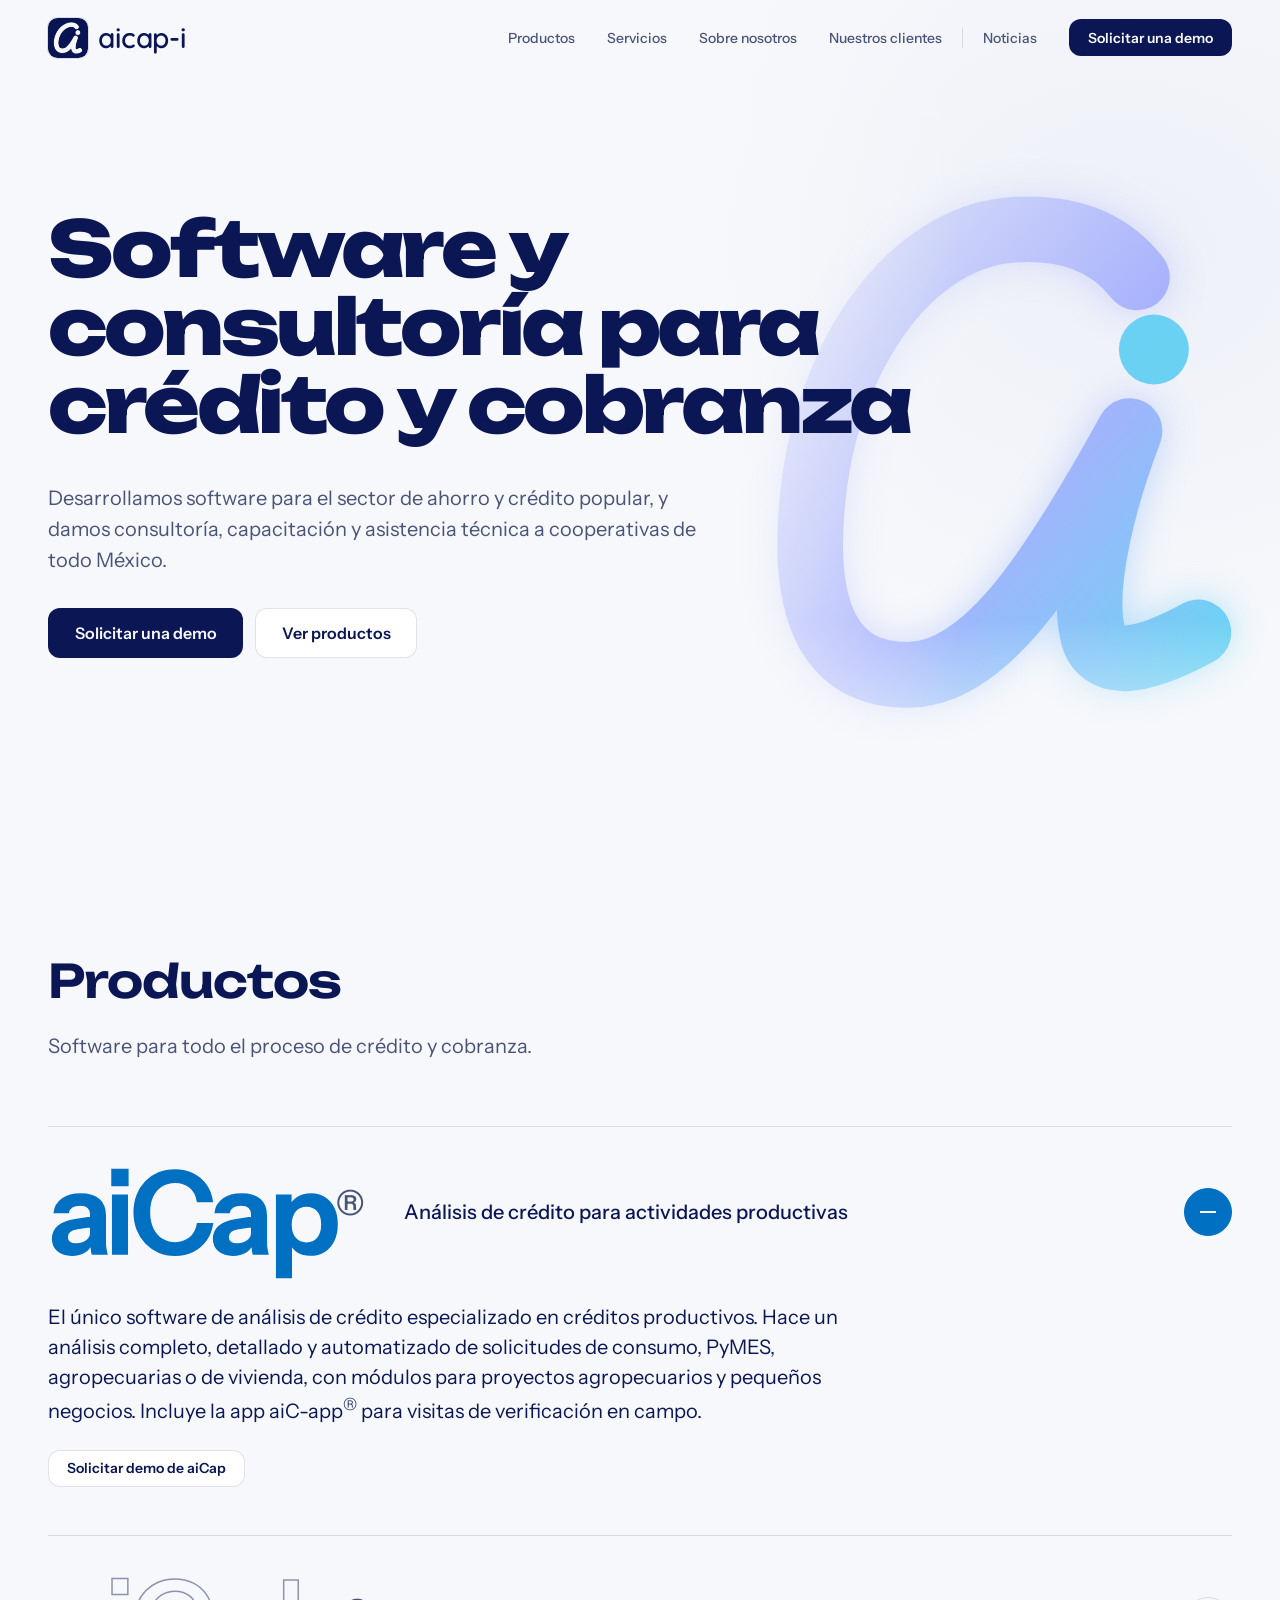
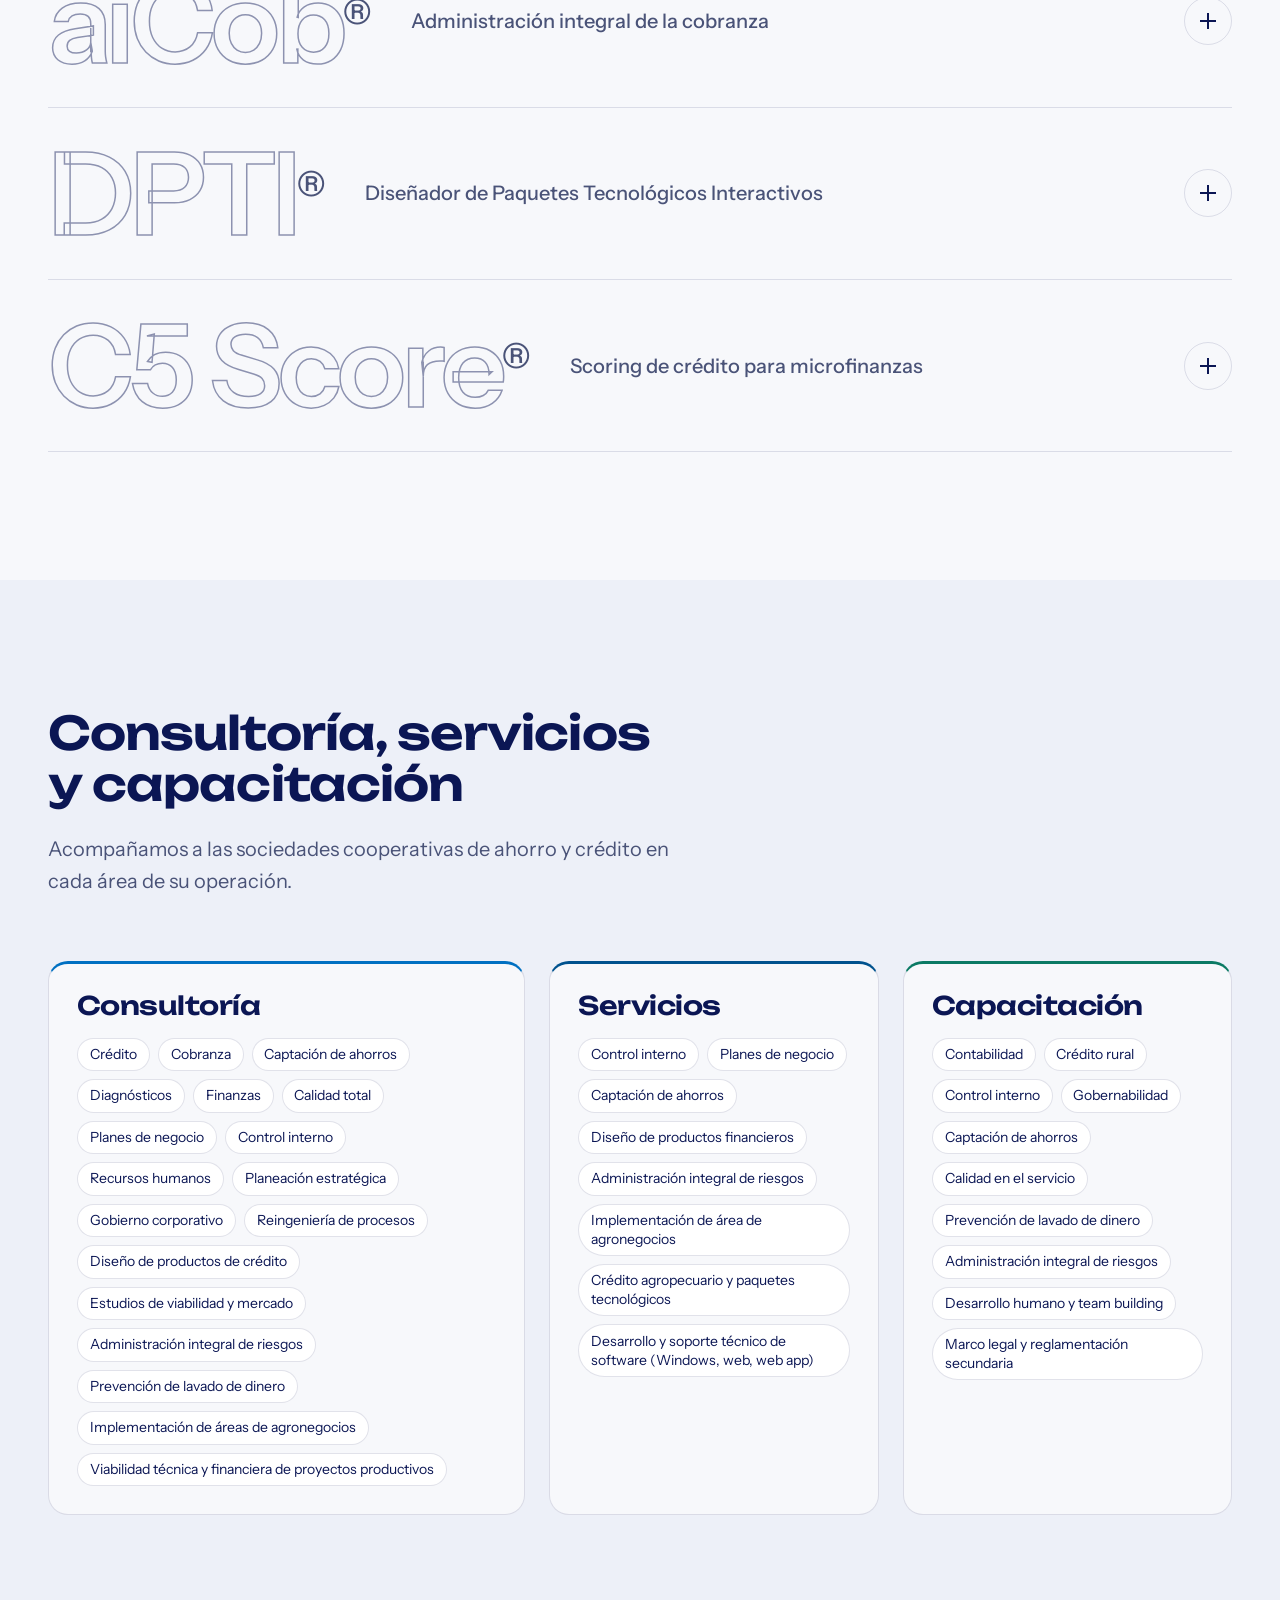
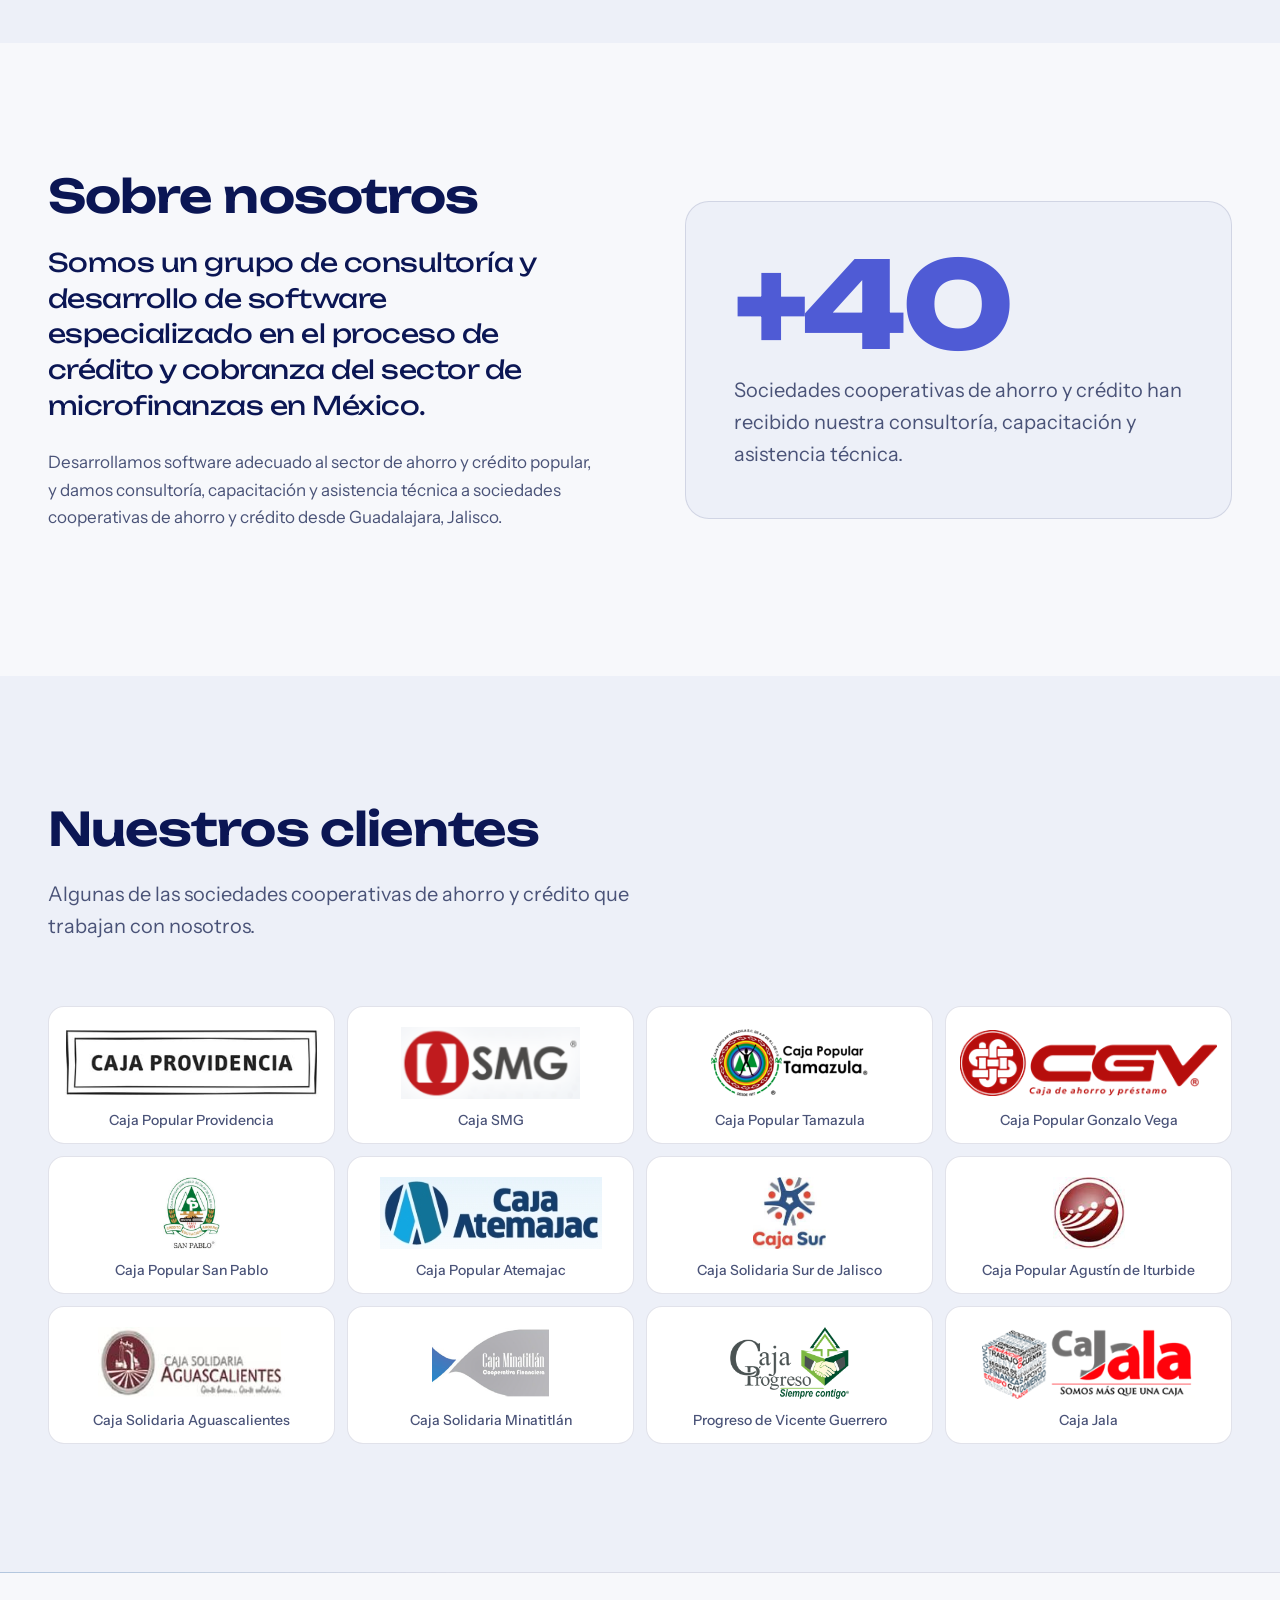
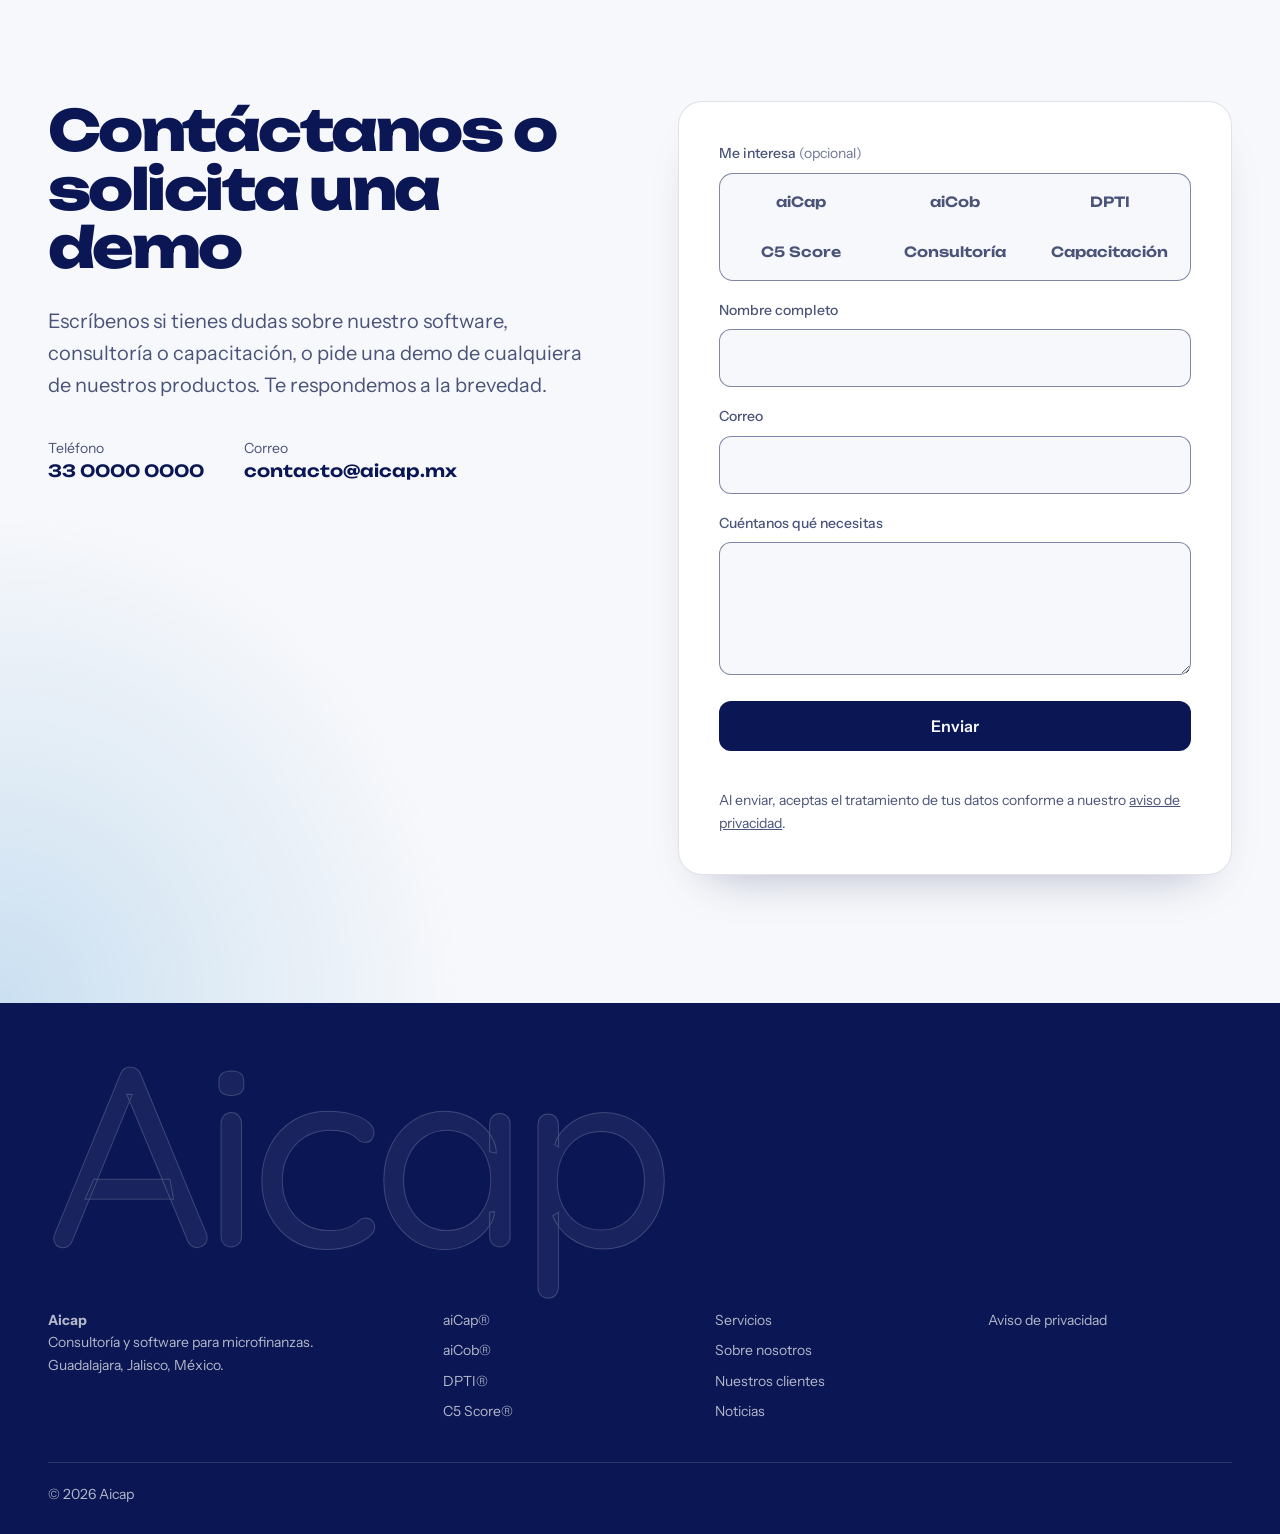
<file: index.html>
<!doctype html>
<html lang="es">
<head>
  <meta charset="utf-8">
  <meta name="viewport" content="width=device-width, initial-scale=1">
  <title>Aicap</title>
  <meta name="description" content="Aicap: consultoría y desarrollo de software para el proceso de crédito y cobranza en el sector de microfinanzas en México. aiCap®, aiCob®, DPTI® y C5 Score®.">
  <link rel="preconnect" href="https://fonts.googleapis.com">
  <link rel="preconnect" href="https://fonts.gstatic.com" crossorigin>
  <link href="https://fonts.googleapis.com/css2?family=Unbounded:wght@400;600;800&family=Instrument+Sans:wght@400;500;600&family=Quicksand:wght@500;600;700&display=swap" rel="stylesheet">
  <link rel="icon" href="favicon.ico" sizes="any">
  <link rel="icon" type="image/png" sizes="32x32" href="assets/favicon-32.png">
  <link rel="apple-touch-icon" href="assets/favicon-180.png">
  <link rel="stylesheet" href="styles.css">
</head>
<body>

<a class="skip-link" href="#contenido">Saltar al contenido</a>

<header class="site-header">
  <div class="wrap header-inner">
    <a href="#inicio" class="brand" aria-label="aicap-i, inicio">
      <img class="brand-mark" src="assets/aicap-icon.png" alt="" width="40" height="40">
      <span class="brand-word">aicap-i</span>
    </a>
    <nav aria-label="Principal">
      <button class="nav-toggle" aria-expanded="false" aria-controls="nav-list"><span></span><span></span><span class="sr-only" data-menu-label>Abrir menú</span></button>
      <ul id="nav-list" class="nav-list">
        <li><a href="#productos">Productos</a></li>
        <li><a href="#servicios">Servicios</a></li>
        <li><a href="#nosotros">Sobre nosotros</a></li>
        <li><a href="#clientes">Nuestros clientes</a></li>
        <li class="nav-sep" aria-hidden="true"></li>
        <li><a href="noticias.html">Noticias</a></li>
        <li><a href="#demo" class="btn btn-glow">Solicitar una demo</a></li>
      </ul>
    </nav>
  </div>
</header>

<main id="contenido" tabindex="-1">

  <!-- HERO -->
  <section class="hero" id="inicio">
    <svg class="hero-stroke" viewBox="0 0 628 628" aria-hidden="true" focusable="false">
      <defs>
        <linearGradient id="stroke-grad" x1="0" y1="0" x2="1" y2="1">
          <stop offset="0" stop-color="#D9DEF8"/>
          <stop offset=".55" stop-color="#8E9BFF"/>
          <stop offset="1" stop-color="#3FC6F2"/>
        </linearGradient>
        <filter id="stroke-glow" x="-20%" y="-20%" width="140%" height="140%">
          <feGaussianBlur stdDeviation="18"/>
        </filter>
      </defs>
      <g fill="none" stroke-linecap="round" stroke-linejoin="round">
        <path class="hero-stroke-glow" d="M447 160C420 125 380 112 330 115C230 122 150 240 140 380C132 480 160 535 230 535C300 535 360 450 440 305C415 370 395 450 405 495C412 530 450 525 505 495" stroke="url(#stroke-grad)" stroke-width="62" filter="url(#stroke-glow)" pathLength="1"/>
        <path class="hero-stroke-line" d="M447 160C420 125 380 112 330 115C230 122 150 240 140 380C132 480 160 535 230 535C300 535 360 450 440 305C415 370 395 450 405 495C412 530 450 525 505 495" stroke="url(#stroke-grad)" stroke-width="62" pathLength="1"/>
      </g>
      <circle class="hero-stroke-dot" cx="463" cy="228" r="33" fill="#3FC6F2"/>
    </svg>
    <div class="wrap hero-inner">
      <h1>Software y consultoría para crédito y cobranza</h1>
      <p class="hero-lead">Desarrollamos software para el sector de ahorro y crédito popular, y damos consultoría, capacitación y asistencia técnica a cooperativas de todo México.</p>
      <div class="hero-actions">
        <a href="#demo" class="btn btn-glow btn-lg">Solicitar una demo</a>
        <a href="#productos" class="btn btn-line btn-lg">Ver productos</a>
      </div>
    </div>
  </section>

  <!-- PRODUCTOS -->
  <section class="section" id="productos">
    <div class="wrap">
      <div class="section-head">
        <h2>Productos</h2>
        <p>Software para todo el proceso de crédito y cobranza.</p>
      </div>

      <div class="index">
        <article class="index-row is-open" style="--accent: var(--c-aicap)">
          <h3>
            <button aria-expanded="true" aria-controls="p-aicap" id="b-aicap">
              <span class="index-name">aiCap<sup>®</sup></span>
              <span class="index-summary">Análisis de crédito para actividades productivas</span>
              <span class="index-icon" aria-hidden="true"></span>
            </button>
          </h3>
          <div class="index-body" id="p-aicap" role="region" aria-labelledby="b-aicap">
            <div class="index-body-inner">
              <p>El único software de análisis de crédito especializado en créditos productivos. Hace un análisis completo, detallado y automatizado de solicitudes de consumo, PyMES, agropecuarias o de vivienda, con módulos para proyectos agropecuarios y pequeños negocios. Incluye la app aiC-app<sup>®</sup> para visitas de verificación en campo.</p>
              <a href="#demo" class="btn btn-line" data-product="aiCap">Solicitar demo de aiCap</a>
            </div>
          </div>
        </article>

        <article class="index-row" style="--accent: var(--c-aicob)">
          <h3>
            <button aria-expanded="false" aria-controls="p-aicob" id="b-aicob">
              <span class="index-name">aiCob<sup>®</sup></span>
              <span class="index-summary">Administración integral de la cobranza</span>
              <span class="index-icon" aria-hidden="true"></span>
            </button>
          </h3>
          <div class="index-body" id="p-aicob" role="region" aria-labelledby="b-aicob" hidden>
            <div class="index-body-inner">
              <p>Administra y da seguimiento puntual a la cobranza en cada una de sus etapas: preventiva, administrativa, extrajudicial y judicial. Diseñado para el sector de microfinanzas, con la app aiCob App<sup>®</sup> para cobranza en campo.</p>
              <a href="#demo" class="btn btn-line" data-product="aiCob">Solicitar demo de aiCob</a>
            </div>
          </div>
        </article>

        <article class="index-row" style="--accent: var(--c-dpti)">
          <h3>
            <button aria-expanded="false" aria-controls="p-dpti" id="b-dpti">
              <span class="index-name">DPTI<sup>®</sup></span>
              <span class="index-summary">Diseñador de Paquetes Tecnológicos Interactivos</span>
              <span class="index-icon" aria-hidden="true"></span>
            </button>
          </h3>
          <div class="index-body" id="p-dpti" role="region" aria-labelledby="b-dpti" hidden>
            <div class="index-body-inner">
              <p>Diseña el análisis de viabilidad técnica y financiera de cualquier proyecto agrícola, ganadero, acuícola, pesquero o forestal, con paquetes tecnológicos personalizados por zona geográfica, tecnificación, régimen de humedad y otras variables.</p>
              <a href="#demo" class="btn btn-line" data-product="DPTI">Solicitar demo de DPTI</a>
            </div>
          </div>
        </article>

        <article class="index-row" style="--accent: var(--c-c5)">
          <h3>
            <button aria-expanded="false" aria-controls="p-c5" id="b-c5">
              <span class="index-name">C5 Score<sup>®</sup></span>
              <span class="index-summary">Scoring de crédito para microfinanzas</span>
              <span class="index-icon" aria-hidden="true"></span>
            </button>
          </h3>
          <div class="index-body" id="p-c5" role="region" aria-labelledby="b-c5" hidden>
            <div class="index-body-inner">
              <p>Scoring de análisis de crédito diseñado para el sector de microfinanzas en México.</p>
              <a href="#demo" class="btn btn-line" data-product="C5 Score">Solicitar demo de C5 Score</a>
            </div>
          </div>
        </article>
      </div>
    </div>
  </section>

  <!-- SERVICIOS -->
  <section class="section section-raised" id="servicios">
    <div class="wrap">
      <div class="section-head">
        <h2>Consultoría, servicios y capacitación</h2>
        <p>Acompañamos a las sociedades cooperativas de ahorro y crédito en cada área de su operación.</p>
      </div>
      <div class="services">
        <div class="service-group" style="--accent: var(--c-aicap)">
          <h3>Consultoría</h3>
          <ul class="tags">
            <li>Crédito</li><li>Cobranza</li><li>Captación de ahorros</li><li>Diagnósticos</li><li>Finanzas</li><li>Calidad total</li><li>Planes de negocio</li><li>Control interno</li><li>Recursos humanos</li><li>Planeación estratégica</li><li>Gobierno corporativo</li><li>Reingeniería de procesos</li><li>Diseño de productos de crédito</li><li>Estudios de viabilidad y mercado</li><li>Administración integral de riesgos</li><li>Prevención de lavado de dinero</li><li>Implementación de áreas de agronegocios</li><li>Viabilidad técnica y financiera de proyectos productivos</li>
          </ul>
        </div>
        <div class="service-group" style="--accent: var(--c-aicob)">
          <h3>Servicios</h3>
          <ul class="tags">
            <li>Control interno</li><li>Planes de negocio</li><li>Captación de ahorros</li><li>Diseño de productos financieros</li><li>Administración integral de riesgos</li><li>Implementación de área de agronegocios</li><li>Crédito agropecuario y paquetes tecnológicos</li><li>Desarrollo y soporte técnico de software (Windows, web, web app)</li>
          </ul>
        </div>
        <div class="service-group" style="--accent: var(--c-c5)">
          <h3>Capacitación</h3>
          <ul class="tags">
            <li>Contabilidad</li><li>Crédito rural</li><li>Control interno</li><li>Gobernabilidad</li><li>Captación de ahorros</li><li>Calidad en el servicio</li><li>Prevención de lavado de dinero</li><li>Administración integral de riesgos</li><li>Desarrollo humano y team building</li><li>Marco legal y reglamentación secundaria</li>
          </ul>
        </div>
      </div>
    </div>
  </section>

  <!-- NOSOTROS -->
  <section class="section" id="nosotros">
    <div class="wrap about">
      <div class="about-copy">
        <h2>Sobre nosotros</h2>
        <p class="about-lead">Somos un grupo de consultoría y desarrollo de software especializado en el proceso de crédito y cobranza del sector de microfinanzas en México.</p>
        <p>Desarrollamos software adecuado al sector de ahorro y crédito popular, y damos consultoría, capacitación y asistencia técnica a sociedades cooperativas de ahorro y crédito desde Guadalajara, Jalisco.</p>
      </div>
      <div class="about-fact">
        <p class="about-num">+40</p>
        <p>Sociedades cooperativas de ahorro y crédito han recibido nuestra consultoría, capacitación y asistencia técnica.</p>
      </div>
    </div>
  </section>

  <!-- CLIENTES -->
  <section class="section section-raised" id="clientes">
    <div class="wrap">
      <div class="section-head">
        <h2>Nuestros clientes</h2>
        <p>Algunas de las sociedades cooperativas de ahorro y crédito que trabajan con nosotros.</p>
      </div>
      <ul class="logos" aria-label="Clientes">
        <li><img src="assets/clientes/providencia.png" alt="" loading="lazy"><span>Caja Popular Providencia</span></li>
        <li><img src="assets/clientes/smg.png" alt="" loading="lazy"><span>Caja SMG</span></li>
        <li><img src="assets/clientes/tamazula.png" alt="" loading="lazy"><span>Caja Popular Tamazula</span></li>
        <li><img src="assets/clientes/cgv.png" alt="" loading="lazy"><span>Caja Popular Gonzalo Vega</span></li>
        <li><img src="assets/clientes/san-pablo.png" alt="" loading="lazy"><span>Caja Popular San Pablo</span></li>
        <li><img src="assets/clientes/atemajac.png" alt="" loading="lazy"><span>Caja Popular Atemajac</span></li>
        <li><img src="assets/clientes/sur-de-jalisco.png" alt="" loading="lazy"><span>Caja Solidaria Sur de Jalisco</span></li>
        <li><img src="assets/clientes/agustin-de-iturbide.png" alt="" loading="lazy"><span>Caja Popular Agustín de Iturbide</span></li>
        <li><img src="assets/clientes/aguascalientes.png" alt="" loading="lazy"><span>Caja Solidaria Aguascalientes</span></li>
        <li><img src="assets/clientes/minatitlan.png" alt="" loading="lazy"><span>Caja Solidaria Minatitlán</span></li>
        <li><img src="assets/clientes/progreso.png" alt="" loading="lazy"><span>Progreso de Vicente Guerrero</span></li>
        <li><img src="assets/clientes/jala.png" alt="" loading="lazy"><span>Caja Jala</span></li>
      </ul>
    </div>
  </section>

  <!-- DEMO -->
  <section class="section demo-section" id="demo">
    <div class="wrap demo">
      <div class="demo-copy">
        <h2>Contáctanos o solicita una demo</h2>
        <p>Escríbenos si tienes dudas sobre nuestro software, consultoría o capacitación, o pide una demo de cualquiera de nuestros productos. Te respondemos a la brevedad.</p>
        <dl class="demo-contact">
          <div><dt>Teléfono</dt><dd><a href="tel:+523300000000">33 0000 0000</a></dd></div>
          <div><dt>Correo</dt><dd><a href="mailto:contacto@aicap.mx">contacto@aicap.mx</a></dd></div>
        </dl>
      </div>
      <form class="demo-form" data-demo-form novalidate>
        <fieldset class="field">
          <legend>Me interesa <span class="opt">(opcional)</span></legend>
          <div class="seg">
            <label><input type="checkbox" name="producto" value="aiCap"><span>aiCap</span></label>
            <label><input type="checkbox" name="producto" value="aiCob"><span>aiCob</span></label>
            <label><input type="checkbox" name="producto" value="DPTI"><span>DPTI</span></label>
            <label><input type="checkbox" name="producto" value="C5 Score"><span>C5 Score</span></label>
            <label><input type="checkbox" name="producto" value="Consultoría"><span>Consultoría</span></label>
            <label><input type="checkbox" name="producto" value="Capacitación"><span>Capacitación</span></label>
          </div>
        </fieldset>
        <div class="field"><label for="b-nombre">Nombre completo</label><input id="b-nombre" name="nombre" autocomplete="name" required aria-describedby="e-nombre"><p class="field-error" id="e-nombre" data-msg="Escribe tu nombre completo." hidden></p></div>
        <div class="field"><label for="b-correo">Correo</label><input id="b-correo" name="correo" type="email" autocomplete="email" required aria-describedby="e-correo"><p class="field-error" id="e-correo" data-msg="Escribe un correo válido, por ejemplo nombre@correo.com." hidden></p></div>
        <div class="field"><label for="b-mensaje">Cuéntanos qué necesitas</label><textarea id="b-mensaje" name="mensaje" rows="4" maxlength="1000"></textarea></div>
        <button type="submit" class="btn btn-glow btn-lg btn-block">Enviar</button>
        <p class="form-msg" role="status" aria-live="polite"></p>
        <p class="form-legal">Al enviar, aceptas el tratamiento de tus datos conforme a nuestro <a href="#">aviso de privacidad</a>.</p>
      </form>
    </div>
  </section>
</main>

<footer class="site-footer">
  <div class="wrap">
    <p class="footer-word" aria-hidden="true">Aicap</p>
    <div class="footer-grid">
      <p><strong>Aicap</strong><br>Consultoría y software para microfinanzas.<br>Guadalajara, Jalisco, México.</p>
      <ul><li><a href="#productos">aiCap®</a></li><li><a href="#productos">aiCob®</a></li><li><a href="#productos">DPTI®</a></li><li><a href="#productos">C5 Score®</a></li></ul>
      <ul><li><a href="#servicios">Servicios</a></li><li><a href="#nosotros">Sobre nosotros</a></li><li><a href="#clientes">Nuestros clientes</a></li><li><a href="noticias.html">Noticias</a></li></ul>
      <ul><li><a href="#">Aviso de privacidad</a></li></ul>
    </div>
    <p class="footer-base">© 2026 Aicap</p>
  </div>
</footer>

<script src="main.js"></script>
</body>
</html>
</file>
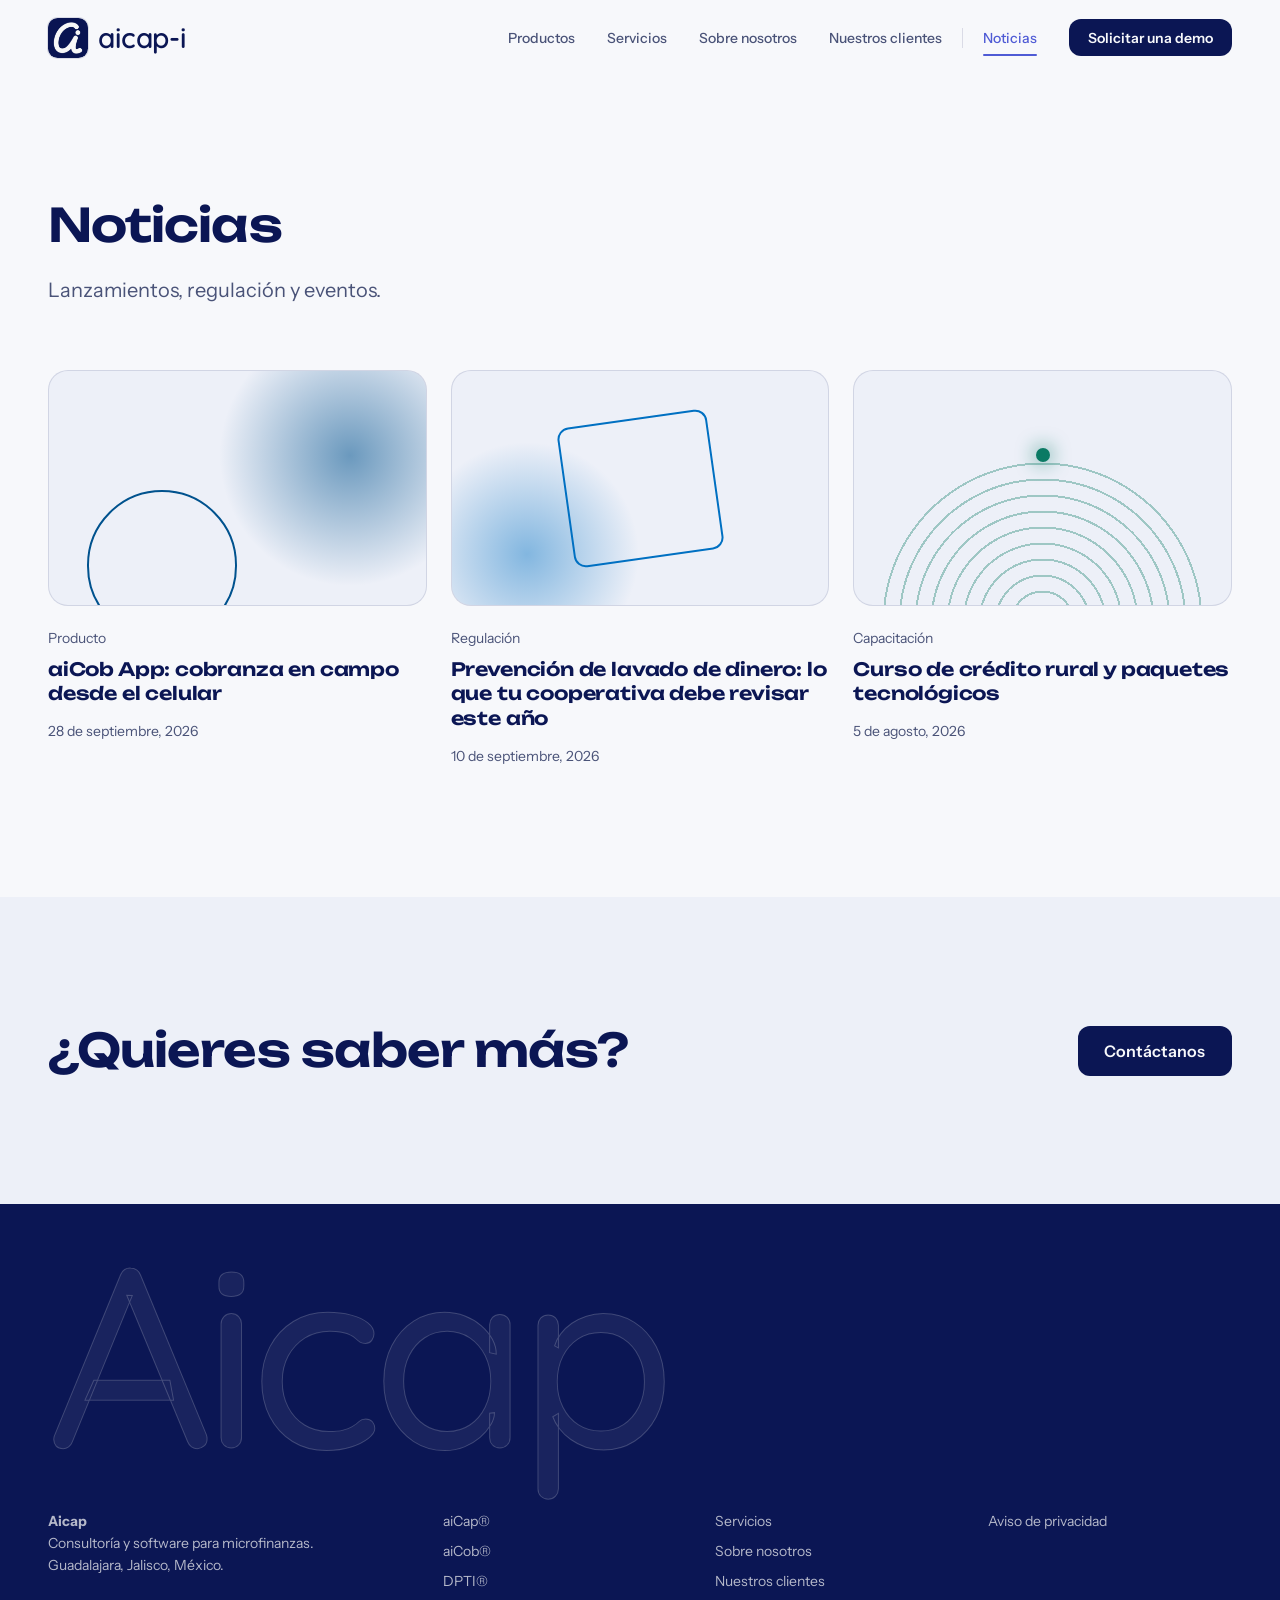
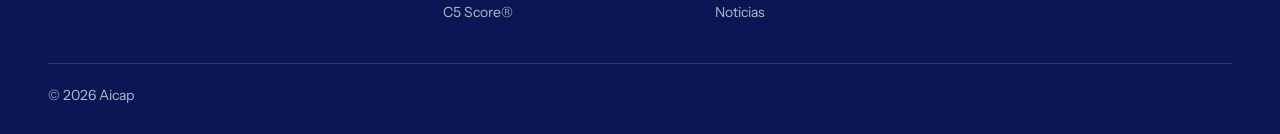
<file: noticias.html>
<!doctype html>
<html lang="es">
<head>
  <meta charset="utf-8">
  <meta name="viewport" content="width=device-width, initial-scale=1">
  <title>Noticias · Aicap</title>
  <meta name="description" content="Noticias de Aicap: lanzamientos de producto, regulación y cursos para cooperativas de ahorro y crédito.">
  <link rel="preconnect" href="https://fonts.googleapis.com">
  <link rel="preconnect" href="https://fonts.gstatic.com" crossorigin>
  <link href="https://fonts.googleapis.com/css2?family=Unbounded:wght@400;600;800&family=Instrument+Sans:wght@400;500;600&family=Quicksand:wght@500;600;700&display=swap" rel="stylesheet">
  <link rel="icon" href="favicon.ico" sizes="any">
  <link rel="icon" type="image/png" sizes="32x32" href="assets/favicon-32.png">
  <link rel="apple-touch-icon" href="assets/favicon-180.png">
  <link rel="stylesheet" href="styles.css">
</head>
<body>

<a class="skip-link" href="#contenido">Saltar al contenido</a>

<header class="site-header">
  <div class="wrap header-inner">
    <a href="index.html" class="brand" aria-label="aicap-i, inicio">
      <img class="brand-mark" src="assets/aicap-icon.png" alt="" width="40" height="40">
      <span class="brand-word">aicap-i</span>
    </a>
    <nav aria-label="Principal">
      <button class="nav-toggle" aria-expanded="false" aria-controls="nav-list"><span></span><span></span><span class="sr-only" data-menu-label>Abrir menú</span></button>
      <ul id="nav-list" class="nav-list">
        <li><a href="index.html#productos">Productos</a></li>
        <li><a href="index.html#servicios">Servicios</a></li>
        <li><a href="index.html#nosotros">Sobre nosotros</a></li>
        <li><a href="index.html#clientes">Nuestros clientes</a></li>
        <li class="nav-sep" aria-hidden="true"></li>
        <li><a href="noticias.html" aria-current="page">Noticias</a></li>
        <li><a href="index.html#demo" class="btn btn-glow">Solicitar una demo</a></li>
      </ul>
    </nav>
  </div>
</header>

<main id="contenido" tabindex="-1">

  <!-- NOTICIAS -->
  <section class="section page-top">
    <div class="wrap">
      <div class="section-head">
        <h1>Noticias</h1>
        <p>Lanzamientos, regulación y eventos.</p>
      </div>
      <div class="news">
        <article class="post">
          <div class="post-art art-1" aria-hidden="true"></div>
          <span class="post-cat">Producto</span>
          <h3><a href="#">aiCob App: cobranza en campo desde el celular</a></h3>
          <time datetime="2026-09-28">28 de septiembre, 2026</time>
        </article>
        <article class="post">
          <div class="post-art art-2" aria-hidden="true"></div>
          <span class="post-cat">Regulación</span>
          <h3><a href="#">Prevención de lavado de dinero: lo que tu cooperativa debe revisar este año</a></h3>
          <time datetime="2026-09-10">10 de septiembre, 2026</time>
        </article>
        <article class="post">
          <div class="post-art art-3" aria-hidden="true"></div>
          <span class="post-cat">Capacitación</span>
          <h3><a href="#">Curso de crédito rural y paquetes tecnológicos</a></h3>
          <time datetime="2026-08-05">5 de agosto, 2026</time>
        </article>
      </div>
    </div>
  </section>

  <section class="section section-raised page-cta">
    <div class="wrap page-cta-inner">
      <h2>¿Quieres saber más?</h2>
      <a href="index.html#demo" class="btn btn-glow btn-lg">Contáctanos</a>
    </div>
  </section>
</main>

<footer class="site-footer">
  <div class="wrap">
    <p class="footer-word" aria-hidden="true">Aicap</p>
    <div class="footer-grid">
      <p><strong>Aicap</strong><br>Consultoría y software para microfinanzas.<br>Guadalajara, Jalisco, México.</p>
      <ul><li><a href="index.html#productos">aiCap®</a></li><li><a href="index.html#productos">aiCob®</a></li><li><a href="index.html#productos">DPTI®</a></li><li><a href="index.html#productos">C5 Score®</a></li></ul>
      <ul><li><a href="index.html#servicios">Servicios</a></li><li><a href="index.html#nosotros">Sobre nosotros</a></li><li><a href="index.html#clientes">Nuestros clientes</a></li><li><a href="noticias.html">Noticias</a></li></ul>
      <ul><li><a href="#">Aviso de privacidad</a></li></ul>
    </div>
    <p class="footer-base">© 2026 Aicap</p>
  </div>
</footer>

<script src="main.js"></script>
</body>
</html>
</file>
<file: styles.css>
:root {
  --bg: #F7F8FB;
  --bg-raised: #EDF0F8;
  --surface: #FFFFFF;
  --ink: #0B1654;
  --ink-soft: #4A5378;
  --c-aicap: #0070C2;
  --c-aicob: #00528E;
  --c-dpti: #A0560B;
  --c-c5: #0B7A64;
  --brand: #4F5BD5;
  --line: rgba(11, 22, 84, .12);
  --field-line: rgba(11, 22, 84, .5);

  --f-display: "Unbounded", system-ui, sans-serif;
  --f-body: "Instrument Sans", system-ui, sans-serif;
  --f-brand: "Quicksand", var(--f-body);

  --t-sm: .875rem;
  --t-base: 1.0625rem;
  --t-md: 1.25rem;
  --t-lg: 1.6rem;
  --t-xl: clamp(1.9rem, 3.6vw, 2.9rem);
  --t-hero: clamp(2.3rem, 6vw, 5rem);
  --t-index: clamp(2.8rem, 9vw, 7.5rem);

  --wrap: 1240px;
  --gutter: clamp(16px, 4vw, 48px);
}

*, *::before, *::after { box-sizing: border-box; }
[hidden] { display: none !important; }
html { scroll-behavior: smooth; scroll-padding-top: 80px; }
@media (prefers-reduced-motion: reduce) { html { scroll-behavior: auto; } *, *::before, *::after { transition: none !important; animation: none !important; } }

body {
  margin: 0; background: var(--bg); color: var(--ink);
  font: 400 var(--t-base)/1.6 var(--f-body);
  -webkit-font-smoothing: antialiased;
}
h1, h2, h3, h4 { font-family: var(--f-display); font-weight: 600; line-height: 1.1; margin: 0 0 .5em; letter-spacing: -.02em; }
p { margin: 0 0 1em; }
a { color: inherit; }
:focus-visible { outline: 2px solid var(--c-c5); outline-offset: 3px; border-radius: 4px; }
.skip-link { position: absolute; left: 16px; top: -100px; z-index: 100; padding: .75em 1.2em; border-radius: 12px; background: var(--ink); color: var(--bg); font-weight: 600; text-decoration: none; }
.skip-link:focus { top: 16px; }
main:focus { outline: none; }
.sr-only { position: absolute; width: 1px; height: 1px; overflow: hidden; clip: rect(0 0 0 0); white-space: nowrap; }
.wrap { width: min(100% - 2 * var(--gutter), var(--wrap)); margin-inline: auto; }

/* ---------- Botones ---------- */
.btn {
  display: inline-flex; align-items: center; justify-content: center; gap: .5em;
  padding: .75em 1.3em; border-radius: 12px; cursor: pointer;
  font: 600 var(--t-sm)/1 var(--f-body); text-decoration: none; border: 1px solid transparent;
  transition: background .2s, border-color .2s, box-shadow .2s, color .2s;
}
.btn-lg { padding: 1em 1.6em; font-size: 1rem; }
.btn-block { width: 100%; }
.btn-glow { background: var(--ink); color: var(--bg); }
.btn-glow:hover { box-shadow: 0 0 0 4px rgba(0,112,194,.35), 0 10px 30px -10px var(--c-aicap); }
.btn-line { border-color: var(--line); color: var(--ink); background: var(--surface); }
.btn-line:hover { border-color: var(--ink); }

/* ---------- Header ---------- */
.site-header { position: fixed; inset: 0 0 auto; z-index: 50; transition: background .25s, border-color .25s; border-bottom: 1px solid transparent; }
.site-header.is-scrolled { background: rgba(247, 248, 251, .82); backdrop-filter: blur(14px); border-bottom-color: var(--line); }
.header-inner { display: flex; justify-content: space-between; align-items: center; height: 76px; }
.brand { display: inline-flex; align-items: center; gap: .65rem; text-decoration: none; color: var(--ink); }
.brand-mark { width: 40px; height: 40px; border-radius: 24%; display: block; box-shadow: 0 0 0 1px var(--line); }
.brand-word { font: 600 1.75rem/1 var(--f-brand); letter-spacing: -.01em; }
.nav-list { list-style: none; display: flex; align-items: center; gap: 2rem; margin: 0; padding: 0; }
.nav-list a:not(.btn) { display: inline-block; padding: 13px 0; text-decoration: none; font-size: var(--t-sm); font-weight: 500; color: var(--ink-soft); }
.nav-list a:not(.btn):hover { color: var(--ink); }
.nav-list a:not(.btn) { position: relative; transition: color .2s; }
.nav-list a:not(.btn)::after { content: ""; position: absolute; left: 0; right: 0; bottom: 6px; height: 2px; border-radius: 2px; background: var(--brand); transform: scaleX(0); transition: transform .25s; }
.nav-list a[aria-current]:not(.btn) { color: var(--brand); }
.nav-list a[aria-current]:not(.btn)::after { transform: scaleX(1); }

.nav-sep { width: 1px; height: 20px; background: var(--line); margin-inline: -.75rem; }
.nav-toggle { display: none; }

@media (max-width: 1100px) {
  .nav-toggle { display: grid; gap: 6px; width: 44px; height: 44px; place-content: center; background: var(--surface); border: 1px solid var(--line); border-radius: 12px; cursor: pointer; }
  .nav-toggle span:not(.sr-only) { display: block; width: 18px; height: 2px; background: var(--ink); transition: transform .2s; }
  .nav-toggle[aria-expanded="true"] span:nth-child(1) { transform: translateY(4px) rotate(45deg); }
  .nav-toggle[aria-expanded="true"] span:nth-child(2) { transform: translateY(-4px) rotate(-45deg); }
  .nav-list { display: none; position: fixed; inset: 76px 0 auto; flex-direction: column; align-items: stretch; gap: 0; padding: 8px 16px 24px; background: var(--bg); border-bottom: 1px solid var(--line); }
  .nav-list.is-open { display: flex; }
  .nav-list a:not(.btn) { display: block; padding: 16px 0; font: 600 1.15rem var(--f-display); color: var(--ink); border-bottom: 1px solid var(--line); }
  .nav-list .btn { margin-top: 18px; width: 100%; padding: 1em; }
  .nav-list a:not(.btn)::after { display: none; }
  .nav-sep { width: auto; height: 3px; margin: 0; background: transparent; border-bottom: 1px solid var(--ink); }
}

/* ---------- Hero ---------- */
.hero { background: radial-gradient(ellipse 55% 70% at 88% 30%, var(--bg-raised), transparent 70%); position: relative; min-height: min(92vh, 860px); display: flex; align-items: center; padding: 120px 0 80px; overflow: hidden; isolation: isolate; }
.hero::after { content: ""; position: absolute; inset: 0; z-index: -1; pointer-events: none; background: linear-gradient(transparent 75%, var(--bg)); }
@media (max-width: 1280px) {
  .hero::after { background: linear-gradient(90deg, rgba(247, 248, 251, .8) 0 48%, transparent 75%), linear-gradient(transparent 75%, var(--bg)); }
}
.hero-stroke { position: absolute; z-index: -1; right: calc((100% - min(100% - 2 * var(--gutter), var(--wrap))) / 2); top: 50%; height: min(96%, 52vw); width: auto; aspect-ratio: 1; transform: translate(14.6%, -46%); opacity: .75; pointer-events: none; }
.hero-stroke-line { stroke-dasharray: 1 2; animation: stroke-loop 9s cubic-bezier(.65, 0, .35, 1) infinite; }
.hero-stroke-glow { stroke-dasharray: 1 2; opacity: .55; animation: stroke-loop 9s cubic-bezier(.65, 0, .35, 1) infinite, glow-pulse 9s ease-in-out infinite; }
.hero-stroke-dot { transform-origin: 463px 228px; animation: dot-loop 9s cubic-bezier(.34, 1.56, .64, 1) infinite; }
@keyframes stroke-loop { 0%, 40% { stroke-dashoffset: 0; } 62%, 66% { stroke-dashoffset: 1.02; } 100% { stroke-dashoffset: 0; } }
@keyframes dot-loop { 0%, 32% { opacity: 1; transform: scale(1); } 38%, 97% { opacity: 0; transform: scale(0); } 100% { opacity: 1; transform: scale(1); } }
@keyframes glow-pulse { 0% { opacity: .55; } 18% { opacity: .9; } 36%, 100% { opacity: .55; } }
@media (max-width: 900px) {
  .hero-stroke { right: -30%; height: 90%; opacity: .35; }
}
.hero-inner { max-width: var(--wrap); }
.hero h1 { font-size: var(--t-hero); font-weight: 800; letter-spacing: -.045em; line-height: 1.02; max-width: 14ch; }
.hero-lead { font-size: var(--t-md); color: var(--ink-soft); max-width: 34em; line-height: 1.55; }
.hero-actions { display: flex; flex-wrap: wrap; gap: 12px; margin-top: 32px; }

/* ---------- Secciones ---------- */
.section { padding: clamp(72px, 10vw, 136px) 0; }
.section-raised { background: var(--bg-raised); }
.section-head { margin-bottom: clamp(32px, 5vw, 64px); max-width: 640px; }
.section-head h2 { font-size: var(--t-xl); }
.section-head p { color: var(--ink-soft); font-size: var(--t-md); margin: 0; }

/* Productos */
.index { border-top: 1px solid var(--line); }
.index-row { border-bottom: 1px solid var(--line); }
.index-row h3 { margin: 0; font-size: inherit; letter-spacing: normal; }
.index-row button {
  width: 100%; display: grid; grid-template-columns: auto 1fr auto; align-items: center; gap: 12px 40px;
  padding: clamp(16px, 2.4vw, 28px) 0; background: none; border: 0; color: var(--ink); cursor: pointer; text-align: left;
}
.index-name sup { font-size: .3em; vertical-align: super; letter-spacing: 0; -webkit-text-stroke: 0; color: var(--ink-soft); }
.index-name {
  font: 600 var(--t-index)/1 var(--f-body); letter-spacing: -.04em;
  color: transparent; -webkit-text-stroke: 1.5px rgba(11, 22, 84, .45);
  transition: color .3s, -webkit-text-stroke-color .3s;
}
.index-row button:hover .index-name { -webkit-text-stroke-color: var(--accent); }
.index-row.is-open .index-name { color: var(--accent); -webkit-text-stroke-color: var(--accent); }
.index-summary { font: 500 var(--t-md)/1.3 var(--f-body); color: var(--ink-soft); }
.index-row.is-open .index-summary { color: var(--ink); }
.index-icon { width: 48px; height: 48px; border-radius: 50%; border: 1px solid var(--line); position: relative; transition: transform .3s, background .3s, border-color .3s; }
.index-icon::before, .index-icon::after { content: ""; position: absolute; left: 50%; top: 50%; width: 16px; height: 2px; background: currentColor; transform: translate(-50%, -50%); }
.index-icon::after { transform: translate(-50%, -50%) rotate(90deg); transition: transform .3s; }
.index-row.is-open .index-icon { background: var(--accent); border-color: var(--accent); color: var(--surface); }
.index-row.is-open .index-icon::after { transform: translate(-50%, -50%) rotate(0); }

.index-body-inner { display: grid; grid-template-columns: 1fr; gap: 24px; padding: 4px 0 clamp(32px, 4vw, 48px); animation: reveal .4s ease; }
@keyframes reveal { from { opacity: 0; transform: translateY(-8px); } to { opacity: 1; transform: none; } }
.index-body-inner > p { font-size: var(--t-md); line-height: 1.5; color: var(--ink); max-width: 42em; margin: 0; }
.index-body-inner .btn { grid-column: 1; justify-self: start; align-self: start; }

/* Servicios */
.services { display: grid; grid-template-columns: 1.45fr 1fr 1fr; gap: 24px; align-items: stretch; }
.service-group { padding: 28px; border-radius: 20px; background: var(--bg); border: 1px solid var(--line); border-top: 3px solid var(--accent); }
.service-group h3 { font-size: var(--t-lg); margin-bottom: 18px; }
.tags { list-style: none; margin: 0; padding: 0; display: flex; flex-wrap: wrap; gap: 8px; }
.tags li { padding: .45em .85em; border-radius: 999px; background: var(--surface); border: 1px solid var(--line); font-size: var(--t-sm); line-height: 1.35; color: var(--ink); }

/* Nosotros */
.about { display: grid; grid-template-columns: 1fr 1fr; gap: clamp(40px, 7vw, 112px); }
.about h2 { font-size: var(--t-xl); }
.about-lead { font: 400 clamp(1.25rem, 2vw, 1.6rem)/1.4 var(--f-display); letter-spacing: -.02em; }
.about-copy > p:not(.about-lead) { color: var(--ink-soft); max-width: 34em; }
.about-fact { align-self: center; padding: clamp(28px, 4vw, 48px); border-radius: 24px; background: var(--bg-raised); border: 1px solid var(--line); }
.about-num { font: 800 clamp(4rem, 10vw, 7.5rem)/.9 var(--f-display); letter-spacing: -.05em; margin: 0 0 16px; color: var(--brand); }
.about-fact p:not(.about-num) { font-size: var(--t-md); color: var(--ink-soft); margin: 0; max-width: 24em; }

/* Clientes */

.logos { list-style: none; margin: 0; padding: 0; display: grid; grid-template-columns: repeat(4, minmax(0, 1fr)); gap: 12px; }
.logos li { display: flex; flex-direction: column; align-items: center; justify-content: space-between; gap: 12px; padding: 20px 14px 14px; border-radius: 16px; border: 1px solid var(--line); background: var(--surface); text-align: center; }
.logos img { display: block; height: 72px; width: 100%; object-fit: contain; }
.logos span { font: 500 var(--t-sm)/1.3 var(--f-body); color: var(--ink-soft); hyphens: auto; overflow-wrap: break-word; }

/* Noticias */

.page-top { padding-top: clamp(140px, 16vw, 200px); }
.page-top h1 { font-size: var(--t-xl); }
.page-cta-inner { display: flex; justify-content: space-between; align-items: center; gap: 24px; flex-wrap: wrap; }
.page-cta-inner h2 { font-size: var(--t-xl); margin: 0; }
.news { display: grid; grid-template-columns: repeat(3, 1fr); gap: 24px; }
.post { position: relative; }
.post-art { aspect-ratio: 16 / 10; border-radius: 20px; margin-bottom: 18px; background: var(--bg-raised); border: 1px solid var(--line); overflow: hidden; position: relative; }
.post-art::before, .post-art::after { content: ""; position: absolute; border-radius: 50%; }
.art-1::before { width: 70%; aspect-ratio: 1; right: -15%; top: -20%; background: radial-gradient(circle, var(--c-aicob), transparent 70%); opacity: .55; }
.art-1::after { width: 40%; aspect-ratio: 1; left: 10%; bottom: -15%; border: 2px solid var(--c-aicob); }
.art-2::before { inset: 20% 30%; border-radius: 12px; border: 2px solid var(--c-aicap); transform: rotate(-8deg); }
.art-2::after { width: 60%; aspect-ratio: 1; left: -10%; top: 30%; background: radial-gradient(circle, var(--c-aicap), transparent 70%); opacity: .45; }
.art-3::before { width: 90%; aspect-ratio: 1; left: 5%; top: 35%; background: repeating-radial-gradient(circle, transparent 0 14px, rgba(11,122,100,.35) 14px 16px); }
.art-3::after { width: 14px; height: 14px; left: calc(50% - 7px); top: 33%; background: var(--c-c5); box-shadow: 0 0 20px var(--c-c5); }
.post-cat { font-size: var(--t-sm); color: var(--ink-soft); }
.post h3 { font-size: 1.15rem; line-height: 1.35; margin: 6px 0 10px; letter-spacing: -.01em; }
.post h3 a { text-decoration: none; }
.post h3 a::after { content: ""; position: absolute; inset: 0; }
.post:hover h3 a, .post h3 a:focus-visible { text-decoration: underline; text-underline-offset: 4px; }
.post time { font-size: var(--t-sm); color: var(--ink-soft); }

/* Demo */
.demo-section { background: radial-gradient(ellipse 60% 80% at 0% 100%, rgba(0,112,194,.18), transparent 60%), var(--bg); border-top: 1px solid var(--line); }
.demo { display: grid; grid-template-columns: 1fr 1fr; gap: clamp(40px, 6vw, 96px); align-items: start; }
.demo-copy h2 { font-size: clamp(2rem, 4.4vw, 3.6rem); font-weight: 800; letter-spacing: -.045em; line-height: 1.04; }
.demo-copy > p { color: var(--ink-soft); font-size: var(--t-md); max-width: 28em; }
.demo-contact { display: flex; gap: 40px; margin: 36px 0 0; }
.demo-contact dt { font-size: var(--t-sm); color: var(--ink-soft); }
.demo-contact dd { margin: 0; white-space: nowrap; font: 600 1.05rem var(--f-display); }
.demo-contact a { text-decoration: none; }
.demo-contact a:hover { text-decoration: underline; }
.demo-form { padding: clamp(24px, 4vw, 40px); border-radius: 24px; background: var(--surface); box-shadow: 0 24px 48px -32px rgba(11, 22, 84, .4); border: 1px solid var(--line); }
.field { margin: 0 0 18px; padding: 0; border: 0; min-width: 0; }
.field label, .field legend { display: block; font-size: var(--t-sm); font-weight: 500; color: var(--ink-soft); margin-bottom: 8px; padding: 0; }
.field input, .field select, .field textarea {
  width: 100%; padding: .85em 1em; font: inherit; color: var(--ink);
  background: var(--bg); border: 1px solid var(--field-line); border-radius: 12px;
  transition: border-color .2s, box-shadow .2s;
}
.field select { appearance: none; background-image: linear-gradient(45deg, transparent 50%, var(--ink-soft) 50%), linear-gradient(135deg, var(--ink-soft) 50%, transparent 50%); background-position: calc(100% - 20px) 55%, calc(100% - 15px) 55%; background-size: 5px 5px; background-repeat: no-repeat; padding-right: 2.5em; }
.field input:focus, .field select:focus, .field textarea:focus { outline: none; border-color: var(--c-aicap); box-shadow: 0 0 0 3px rgba(0,112,194,.25); }
.field textarea { resize: vertical; min-height: 7.5em; line-height: 1.5; }
.field input[aria-invalid="true"] { border-color: #C2402D; }
.seg { display: grid; grid-template-columns: repeat(3, 1fr); gap: 6px; padding: 6px; border-radius: 14px; background: var(--bg); border: 1px solid var(--field-line); }
.seg label { margin: 0; cursor: pointer; position: relative; }
.field .seg input { position: absolute; inset: 0; width: 100%; height: 100%; margin: 0; padding: 0; opacity: 0; pointer-events: none; }
.seg span { display: grid; place-items: center; min-height: 44px; text-align: center; padding: .5em; border-radius: 9px; font: 600 var(--t-sm)/1 var(--f-display); color: var(--ink-soft); transition: background .2s, color .2s; }
.seg label:nth-child(1) { --c: var(--c-aicap); }
.seg label:nth-child(2) { --c: var(--c-aicob); }
.seg label:nth-child(3) { --c: var(--c-dpti); }
.seg label:nth-child(4) { --c: var(--c-c5); }
.seg label:nth-child(n+5) { --c: var(--ink); }
.seg input:checked + span { background: var(--c); color: var(--surface); }
.seg input:focus-visible + span { outline: 2px solid var(--c-c5); outline-offset: 2px; }
.form-msg { margin: 14px 0 0; font-weight: 600; min-height: 1.2em; }
.field-error { margin: 6px 0 0; font-size: var(--t-sm); color: #C2402D; }
.opt { font-weight: 400; opacity: .8; }
.form-msg.is-error { color: #C2402D; }
.form-msg.is-ok { color: var(--c-c5); }
.form-legal { font-size: var(--t-sm); color: var(--ink-soft); margin: 4px 0 0; }

/* Footer */
.site-footer { padding: 40px 0 28px; border-top: 1px solid var(--line); color: var(--ink-soft); font-size: var(--t-sm); overflow: hidden; }
.footer-word { font: 500 clamp(4.5rem, 20vw, 17rem)/.85 var(--f-brand); letter-spacing: -.04em; margin: 0 0 48px; color: var(--bg-raised); -webkit-text-stroke: 1px var(--line); user-select: none; }
.footer-grid { display: grid; grid-template-columns: 1.5fr 1fr 1fr 1fr; gap: 28px; }
.footer-grid ul { list-style: none; margin: 0; padding: 0; display: grid; gap: 8px; }
.footer-grid a { text-decoration: none; }
.footer-grid a:hover { color: var(--ink); }
.footer-base { margin: 40px 0 0; padding-top: 20px; border-top: 1px solid var(--line); }

/* ---------- Responsive ---------- */
@media (max-width: 1000px) {
    .about, .demo, .services { grid-template-columns: 1fr; }
  .logos { grid-template-columns: repeat(3, minmax(0, 1fr)); }
  .news { grid-template-columns: 1fr 1fr; }
  .footer-grid { grid-template-columns: 1fr 1fr; }
}
@media (max-width: 640px) {
  .index-row button { grid-template-columns: 1fr auto; }
  .index-summary { grid-column: 1; grid-row: 2; font-size: 1rem; }
  .index-icon { grid-row: 1 / span 2; grid-column: 2; width: 40px; height: 40px; }
    .news { grid-template-columns: 1fr; }
  .logos { grid-template-columns: repeat(2, minmax(0, 1fr)); }
  .logos img { height: 56px; }
  .seg { grid-template-columns: 1fr 1fr; }
  .demo-contact { flex-direction: column; gap: 16px; }
  .footer-grid { grid-template-columns: 1fr; }
}

.site-footer { background: var(--ink); color: rgba(247, 247, 247, .72); border-top: 0; }
.footer-word { color: rgba(247, 247, 247, .06); -webkit-text-stroke: 1px rgba(247, 247, 247, .2); }
.footer-grid a:hover { color: #FFFFFF; }
.footer-base { border-top-color: rgba(247, 247, 247, .15); }
.site-footer :focus-visible { outline-color: #FFFFFF; }
</file>
